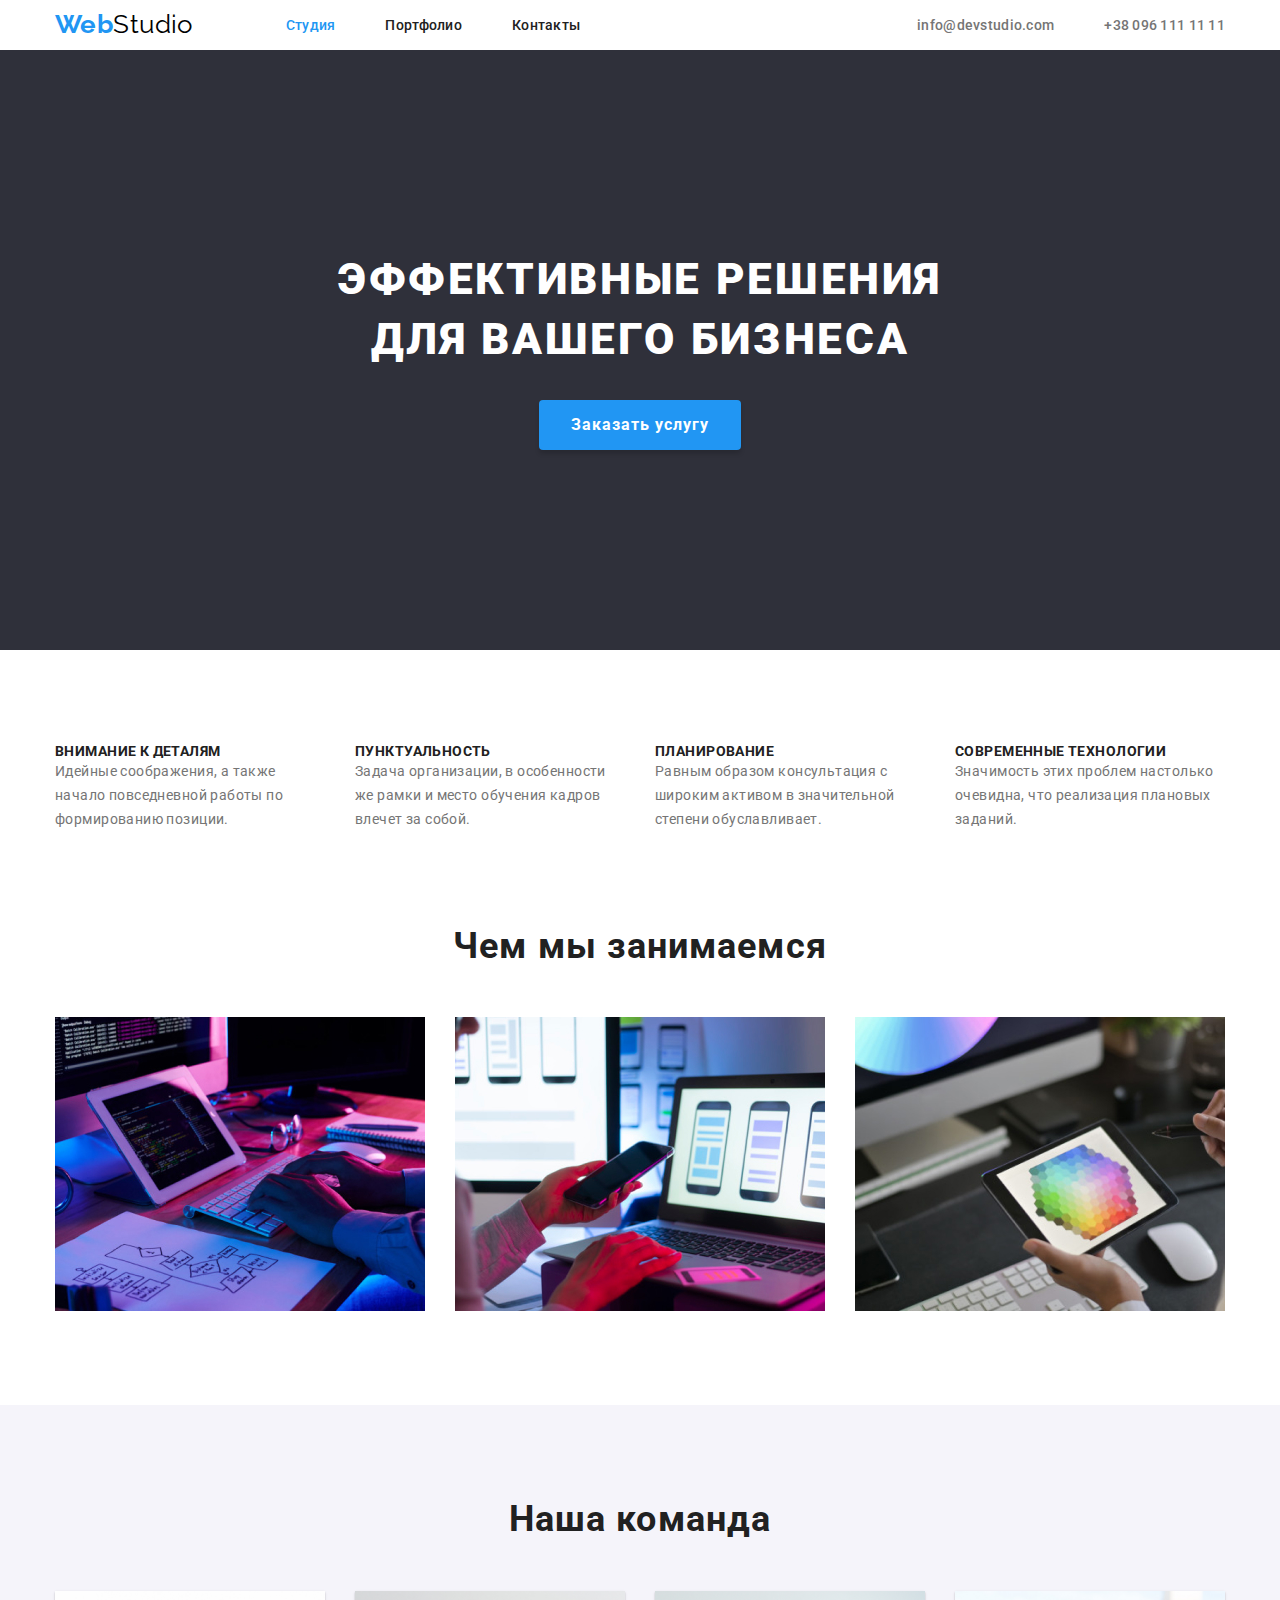
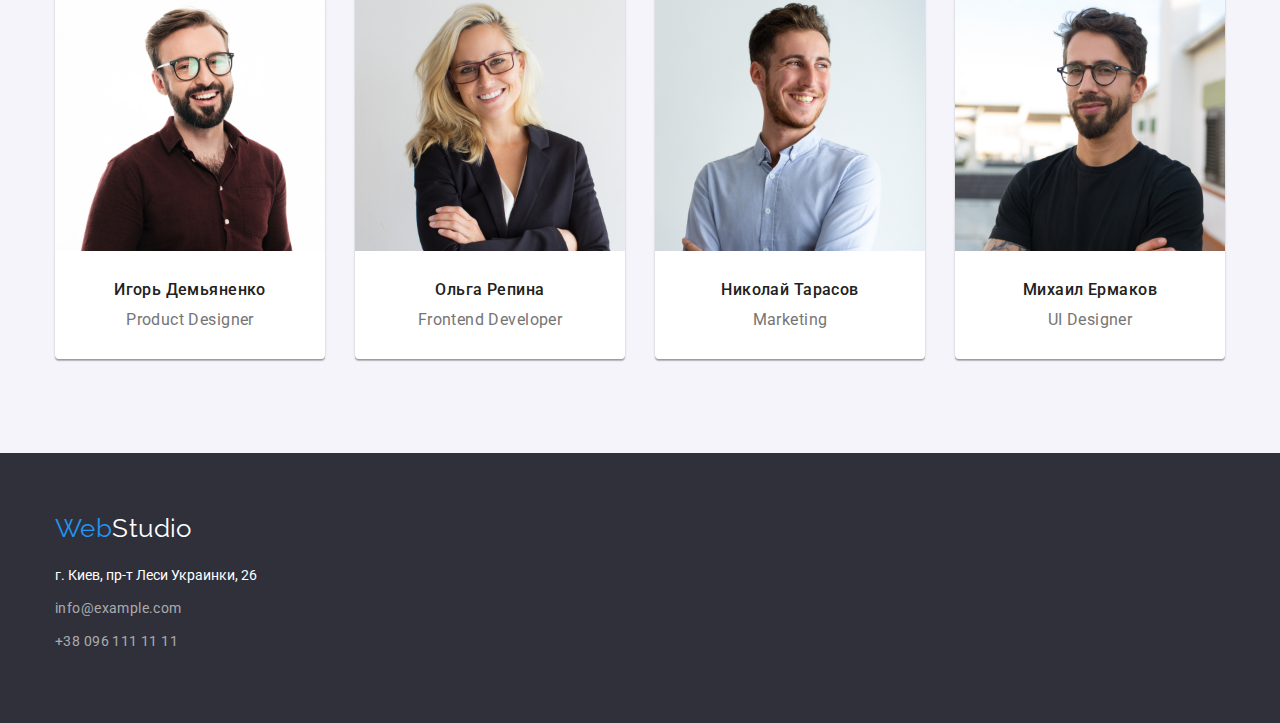
<file: index.html>
<!DOCTYPE html>
<html lang="ru">

<head>
  <meta charset="UTF-8" />
  <meta http-equiv="X-UA-Compatible" content="IE=edge" />
  <meta name="viewport" content="width=device-width, initial-scale=1.0" />
  <title>Studio</title>
  <!-- фонд початок -->
  <link rel="preconnect" href="https://fonts.googleapis.com" />
  <link rel="preconnect" href="https://fonts.gstatic.com" crossorigin />
  <link
    href="https://fonts.googleapis.com/css2?family=Oleo+Script&family=Raleway:wght@700&family=Roboto:wght@400;500;700;900&display=swap"
    rel="stylesheet" />
  <!-- фонди кінець -->

  <!-- Normalize stiles початок -->
  <link rel="stylesheet" href="https://cdn.jsdelivr.net/npm/modern-normalize@1.1.0/modern-normalize.min.css" />
  <!-- Normalize stiles кінець -->

  <!-- css -->
  <link rel="stylesheet" href="./css/styles.css" />
</head>

<body>
  <!--шапка-->
  <header class="header">
    <div class="container main-nav">
      <nav class="header-nav">
        <a class="header-logo link" href=" ./index.html "><span class="logo">Web</span>Studio</a>
        <ul class="header-list list">
          <li class="header-list-item">
            <a class="header-link link current" href=" ./index.html ">Студия</a>
          </li>
          <li class="header-list-item">
            <a class="header-link link" href=" ./portfolio.html ">Портфолио</a>
          </li>
          <li class="header-list-item">
            <a class="header-link link" href=" # ">Контакты</a>
          </li>
        </ul>
      </nav>
      <ul class="header-list-cont list">
        <li class="header-list-item">
          <a class="header-cont link" href=" info@devstudio.com ">info@devstudio.com</a>
        </li>
        <li class="header-list-item">
          <a class="header-cont link" href=" +380961111111 "> +38 096 111 11 11 </a>
        </li>
      </ul>
    </div>
  </header>

  <!--головний розділ-->
  <main>
    <section class="hero section">
      <div class="container">
        <h1 class="text hero-title">Эффективные решения для вашего бизнеса</h1>
        <button class="hero-button" type="button">Заказать услугу</button>
      </div>
    </section>

    <!--розділ наші переваги-->

    <section class="about section">
      <div class="container">
        <h2 class="visualli-hidden">мене тут нема</h2>
        <ul class="main-list list">
          <li class="main-list-item">
            <h3 class="texst main-title">Внимание к деталям</h3>
            <p class="upertitle">
              Идейные соображения, а также начало повседневной работы по формированию позиции.
            </p>
          </li>
          <li class="main-list-item">
            <h3 class="texst main-title">Пунктуальность</h3>
            <p class="upertitle">
              Задача организации, в особенности же рамки и место обучения кадров влечет за собой.
            </p>
          </li>
          <li class="main-list-item">
            <h3 class="texst main-title">Планирование</h3>
            <p class="upertitle">
              Равным образом консультация с широким активом в значительной степени обуславливает.
            </p>
          </li>
          <li class="main-list-item">
            <h3 class="texst main-title">Современные технологии</h3>
            <p class="upertitle">
              Значимость этих проблем настолько очевидна, что реализация плановых заданий.
            </p>
          </li>
        </ul>
      </div>
    </section>
    <!--розділ що ми робимо-->
    <section class="services section">
      <div class="container">
        <h2 class="texst action-title">Чем мы занимаемся</h2>
        <ul class="list flex-group">
          <li class="services-item">
            <img src="./image/what-are-we-doing/img-1.jpg" alt="занимаемся версткой сайтов" width="370" height="270" />
          </li>
          <li class="services-item">
            <img src="./image/what-are-we-doing/img-2.jpg" alt="разработка контента для андроид" width="370"
              height="270" />
          </li>
          <li class="services-item">
            <img src="./image/what-are-we-doing/img-3.jpg" alt="разработка контента для iOS" width="370" height="270" />
          </li>
        </ul>
      </div>
    </section>
    <!--розділ наша команда-->
    <section class="group section">
      <div class="container">
        <h2 class="texst group-title">Наша команда</h2>
        <ul class="list flex-group">
          <li class="photo-list">
            <img class="photo" src="./image/our-team/img-IgorDemyanenko.jpg" alt="фото члена команды 1" width="270"
              height="260" />
            <div class="pers-card">
              <h3 class="title-name">Игорь Демьяненко</h3>
              <p class="prof">Product Designer</p>
            </div>
          </li>
          <li class="photo-list">
            <img src="./image/our-team/img-OlgaRepina.jpg" alt="фото члена команды 2" width="270" height="260" />
            <div class="pers-card">
              <h3 class="title-name">Ольга Репина</h3>
              <p class="prof">Frontend Developer</p>
            </div>
          </li>
          <li class="photo-list">
            <img src="./image/our-team/img-NikolaiTarasov.jpg" alt="фото члена команды 3" width="270" height="260" />
            <div class="pers-card">
              <h3 class="title-name">Николай Тарасов</h3>
              <p class="prof">Marketing</p>
            </div>
          </li>
          <li class="photo-list">
            <img src="./image/our-team/img-MikhailErmakov.jpg" alt="фото члена команды 4" width="270" height="260" />
            <div class="pers-card">
              <h3 class="title-name">Михаил Ермаков</h3>
              <p class="prof">UI Designer</p>
            </div>
          </li>
        </ul>
      </div>
    </section>
  </main>
  <!--підвал-->
  <footer class="footer">
    <div class="container">
      <div class="footer-box">
        <a href="./index.html" class="footer-logo link"><span class="lower-logo">Web</span>Studio</a>
        <address class="section-add">
          <ul class="footer-list list">

            <li class="footer-item ">
              <a class="footer-addr link" href="https://bit.ly/3pXMvUd" target="_blank" rel="noopener noreferrer">г.
                Киев, пр-т Леси Украинки, 26</a>
            </li>

            <li class="footer-item ">
              <a class="addr link" href="mailto:info@devstudio.com">info@example.com</a>
            </li>

            <li class="footer-item">
              <a class="addr link" href="tel:+380961111111">+38 096 111 11 11</a>
            </li>

          </ul>
        </address>
      </div>
    </div>
  </footer>
</body>

</html>
</file>
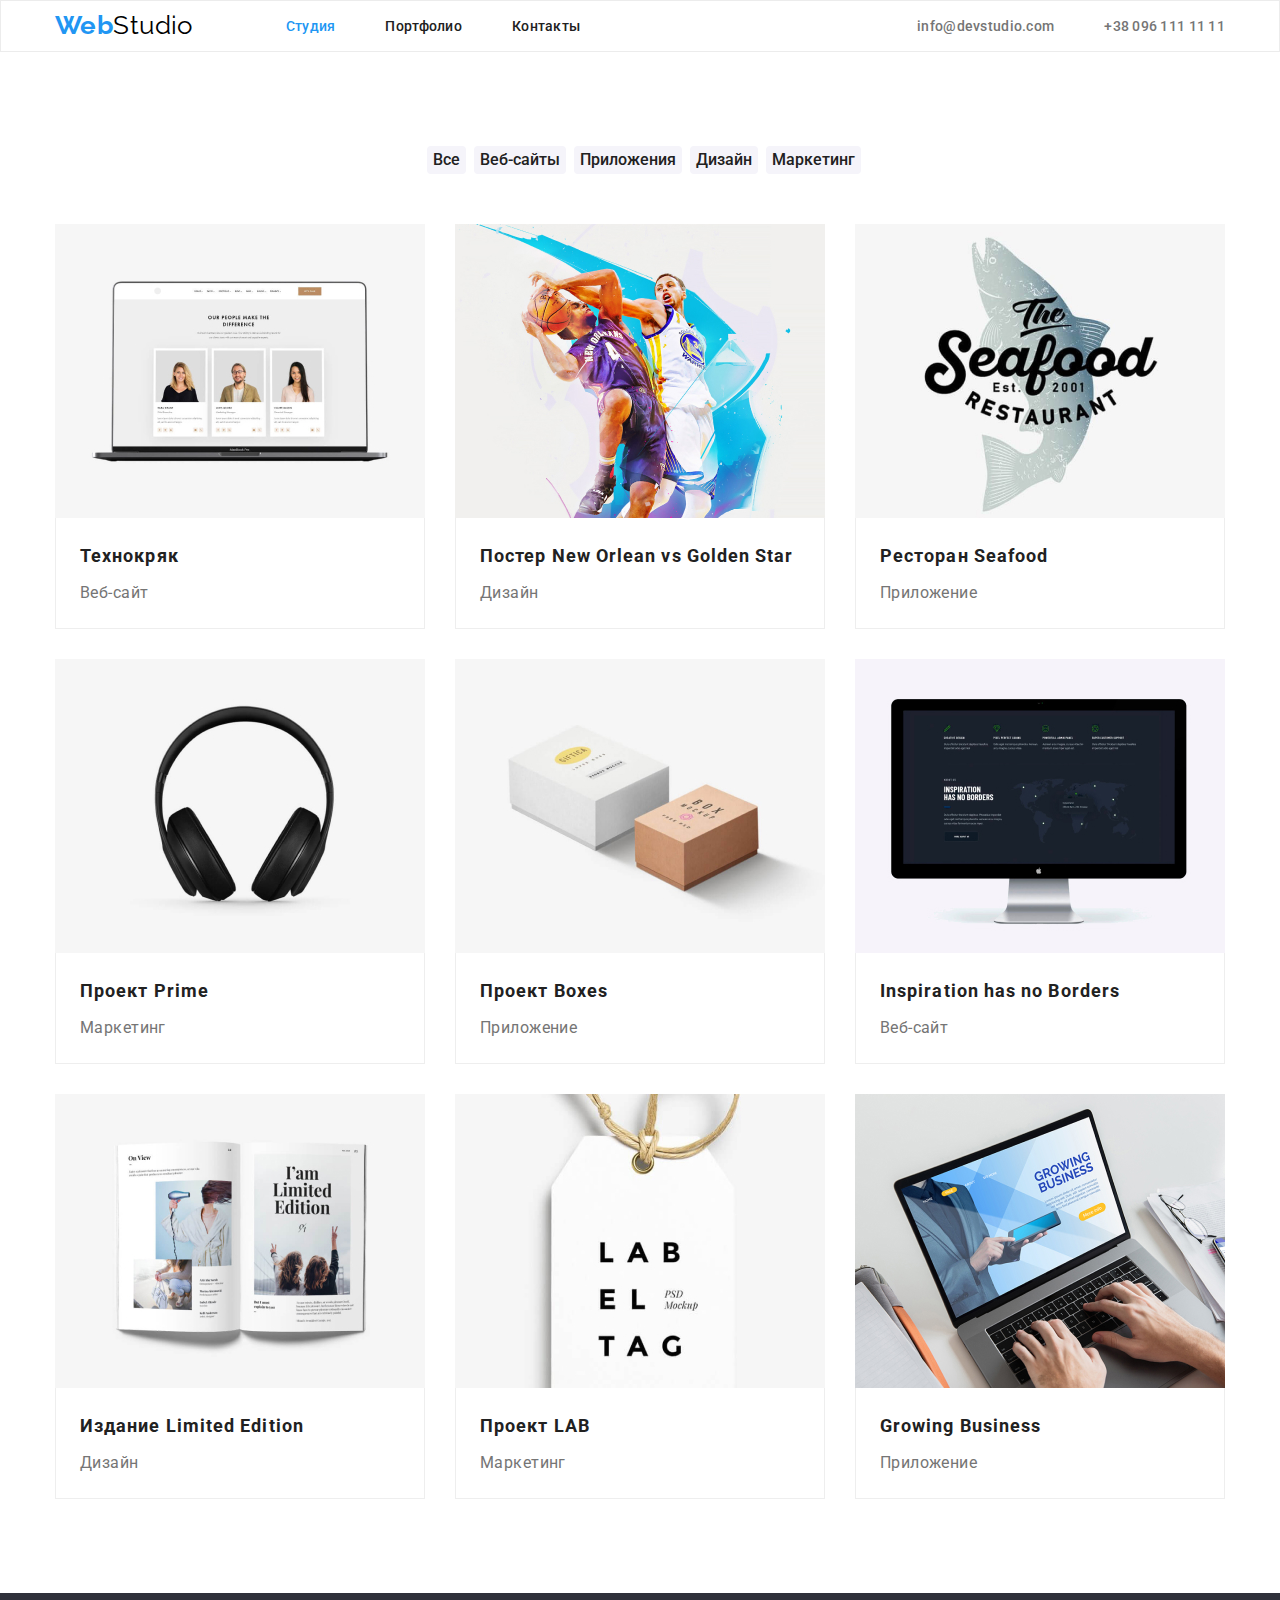
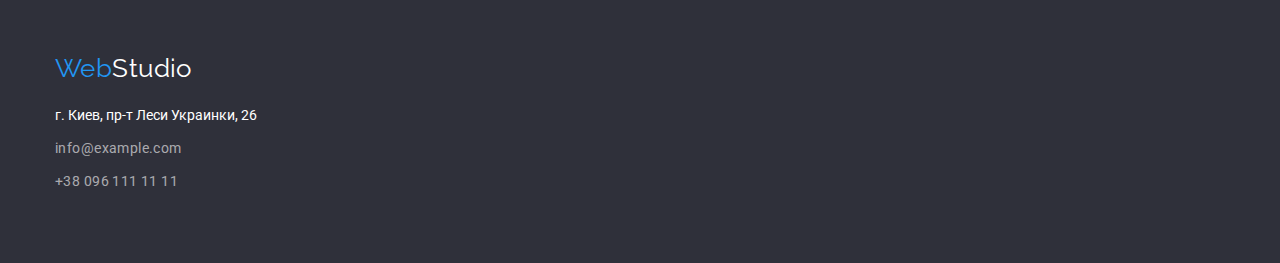
<file: portfolio.html>
<!DOCTYPE html>
<html lang="ru">

<head>
  <meta charset="UTF-8" />
  <meta http-equiv="X-UA-Compatible" content="IE=edge" />
  <meta name="viewport" content="width=device-width, initial-scale=1.0" />
  <title>Portfolio</title>
  <!-- фонд початок -->
  <link rel="preconnect" href="https://fonts.googleapis.com">
  <link rel="preconnect" href="https://fonts.gstatic.com" crossorigin>
  <link
    href="https://fonts.googleapis.com/css2?family=Oleo+Script&family=Raleway:wght@700&family=Roboto:wght@400;500;700;900&display=swap"
    rel="stylesheet">
  <!-- фонди кінець -->

  <!-- Normalize stiles початок -->
  <link rel="stylesheet" href="https://cdn.jsdelivr.net/npm/modern-normalize@1.1.0/modern-normalize.min.css">
  <!-- Normalize stiles кінець -->

  <!-- css -->
  <link rel="stylesheet" href="./css/styles.css">

</head>

<body class="body">
  <!--шапка-->
  <header class="header portfolio-header">
    <div class="container main-nav">
      <nav class="header-nav">
        <a class="header-logo link" href=" ./index.html "><span class="logo">Web</span>Studio</a>
        <ul class="header-list list">
          <li class="header-list-item">
            <a class="header-link link current" href=" ./index.html ">Студия</a>
          </li>
          <li class="header-list-item">
            <a class="header-link link" href=" ./portfolio.html ">Портфолио</a>
          </li>
          <li class=" header-list-item ">
            <a class=" header-link link " href=" # ">Контакты</a>
          </li>
        </ul>
      </nav>
      <ul class=" header-list-cont list ">
        <li class="header-list-item">
          <a class="header-cont link " href=" info@devstudio.com ">info@devstudio.com</a>
        </li>
        <li class=" header-list-item ">
          <a class=" header-cont link " href=" +380961111111 "> +38 096 111 11 11 </a>
        </li>
      </ul>
    </div>
  </header>

  <main>
    <!--portfolio-->
    <section class="section">
      <div class="container">
        <h1 class="visualli-hidden">мене тут нема</h1>
        <ul class="filter-list list">
          <li><button class="btn-filter" type="button">Все</button></li>
          <li><button class="btn-filter" type="button">Веб-сайты</button></li>
          <li><button class="btn-filter" type="button">Приложения</button></li>
          <li><button class="btn-filter" type="button">Дизайн</button></li>
          <li><button class="btn-filter" type="button">Маркетинг</button></li>
        </ul>
        <!--projects-->

        <ul class="list cards ">

          <li class="project-list">
            <img src="./image/portfolio/img-1-technoquack.jpg" alt="компютер из изображением веб-сайта" width="370"
              height="294">
            <div class="cards-title">
              <h2 class="portfolio-projects">Технокряк</h2>
              <p class="projects-name">Веб-сайт</p>
            </div>
          </li>
          <li class="project-list">
            <img src="./image/portfolio/img-2-new-orleans-vs-golden-star-poster.jpg" alt="баскетболисты с мячом"
              width="370" height="294">
            <div class="cards-title">
              <h2 class="portfolio-projects">Постер New Orlean vs Golden Star</h2>
              <p class="projects-name">Дизайн</p>
            </div>
          </li>
          <li class="project-list">
            <img src="./image/portfolio/img-3-seafood-restaurant.jpg" alt="логотип ресторана сеафуд" width="370"
              height="294">
            <div class="cards-title">
              <h2 class="portfolio-projects">Ресторан Seafood</h2>
              <p class="projects-name">Приложение</p>
            </div>
          </li>

          <li class="project-list">
            <img src="./image/portfolio/img-4-prime-project.jpg" alt="ображенные наушники" width="370" height="294">
            <div class="cards-title">
              <h2 class="portfolio-projects">Проект Prime</h2>
              <p class="projects-name">Маркетинг</p>
            </div>
          </li>
          <li class="project-list">
            <img src="./image/portfolio/img-5-boxes-project.jpg" alt="коробки с надписями " width="370" height="294">
            <div class="cards-title">
              <h2 class="portfolio-projects">Проект Boxes</h2>
              <p class="projects-name">Приложение</p>
            </div>
          </li>
          <li class="project-list">
            <img src="./image/portfolio/img-6-Inspiration-has-no-borders.jpg" alt="монитор с изображением веб сайта"
              width="370" height="294">
            <div class="cards-title">
              <h2 class="portfolio-projects" lang="en">Inspiration has no Borders</h2>
              <p class="projects-name">Веб-сайт</p>
            </div>
          </li>
          <li class="project-list">
            <img src="./image/portfolio/img-7-limited-edition.jpg" alt="журнал с картинками " width="370" height="294">
            <div class="cards-title">
              <h2 class="portfolio-projects">Издание Limited Edition</h2>
              <p class="projects-name">Дизайн</p>
            </div>
          </li>
          <li class="project-list">
            <img src="./image/portfolio/img-8-lab-project.jpg" alt=",бирка с натписю лаб ел таг" width="370"
              height="294">
            <div class="cards-title">
              <h2 class="portfolio-projects">Проект LAB</h2>
              <p class="projects-name">Маркетинг</p>
            </div>
          </li>
          <li class="project-list">
            <img src="./image/portfolio/img-9-growing-business.jpg"
              alt="ноутбук с изображением веб-сайта растущий бизнес " width="370" height="294">
            <div class="cards-title">
              <h2 class="portfolio-projects" lang="en">Growing Business</h2>
              <p class="projects-name">Приложение</p>
            </div>
          </li>
        </ul>
      </div>
    </section>
  </main>
  <!--підвал-->
  <footer class="footer">
    <div class="container">
      <div class="footer-box">
        <a href="./index.html" class="footer-logo link"><span class="lower-logo">Web</span>Studio</a>
        <address class="section-add">
          <ul class="footer-list list">

            <li class="footer-item ">
              <a class="footer-addr link" href="https://bit.ly/3pXMvUd" target="_blank" rel="noopener noreferrer">г.
                Киев, пр-т Леси Украинки, 26</a>
            </li>

            <li class="footer-item ">
              <a class="addr link" href="mailto:info@devstudio.com">info@example.com</a>
            </li>

            <li class="footer-item">
              <a class="addr link" href="tel:+380961111111">+38 096 111 11 11</a>
            </li>

          </ul>
        </address>
      </div>
    </div>
  </footer>
</body>

</html>
</file>
<file: css/styles.css>
:root {
  --third-font: 'Oleo Script';
  --secondary-font: 'Raleway';
  --main-font: 'Roboto';

  /* кольори тексту */
  --black-txt-cl: #000000;
  --accent-txt-cl: #2196f3;
  --dark-txt-cl: #212121;
  --light-txt-cl: #ffffff;
  --gray-txt-cl: #757575;

  /* кольори фону */
  --gray-bgr-cl: #f5f4fa;
  --dark-bgr-cl: #2f303a;
  --light-bgr-cl: #ffffff;
  --blue-but-cl: #188ce8;

  /* змінні в сітці в портфоліо */
  --csrd-set-gap: 30px;
  --csrd-set-marg: 15px;
}
/* загальні властивості  */
body {
  letter-spacing: 0.03em;
  font-size: 14px;
  color: var(--dark-txt-cl);
  background-color: var(--light-bgr-cl);
  font-family: 'Roboto', sans-serif;
}

html {
  box-sizing: border-box;
}

/* reeset */
h1,
h2,
h3,
h4,
p {
  margin: 0;
}

/* загальні властивоті зображень */
img {
  display: block;
  max-width: 100%;
  height: auto;
}

address {
  font-style: normal;
}
/* падінги секцій */
.section {
  padding-top: 94px;
  padding-bottom: 94px;
}

/* бокси для центруваня контенту */
.container {
  width: 1200px;
  padding: 0 15px;
  margin: 0 auto;
}

/* часткове скиданя властивостей списків */
.list {
  list-style: none;
  padding-left: 0;
  margin: 0;
}
/* часткове скиданя властивостей списків */
.link {
  text-decoration: none;
}
.main-nav {
  display: flex;
}

/* підсвітка кнопки активної сторінки */
.header-list .link.current {
  color: var(--accent-txt-cl);
}
/* хедер початок */
/* логотип в хедері */
.header-logo {
  padding-top: 24px;
  padding-bottom: 25px;
  font-family: var(--secondary-font);
  font-weight: 400;
  color: var(--black-txt-cl);
  font-size: 26px;
  line-height: 1.2px;
}

.logo {
  font-family: var(--secondary-font);
  font-weight: 700;
  color: var(--accent-txt-cl);
}
/* блок нав в шапці  */
.header-list-item:not(:last-child) {
  margin-right: 50px;
}

.header-list {
  display: flex;
  margin-left: 93px;
}

.header-nav {
  display: flex;
  align-items: center;
}

/* (а) посилання в блоці нав */
.header-link {
  padding-top: 32px;
  padding-bottom: 32px;

  font-style: normal;
  font-weight: 500;
  font-size: 14px;
  line-height: 1.33;
  letter-spacing: 0.02em;
  color: var(--dark-txt-cl);
}

.header-link:hover,
.header-link:focus {
  color: var(--accent-txt-cl);
}

/* блок контакти в шапці */
.header-list-cont {
  display: flex;
  align-items: center;
  margin-left: auto;
}

.header-cont {
  padding-top: 32px;
  padding-bottom: 32px;

  font-weight: 500;
  line-height: 16px;
  letter-spacing: 0.02em;
  color: var(--gray-txt-cl);
}

.header-cont:hover,
.header-cont:focus {
  color: var(--accent-txt-cl);
}

/* сеrція герой */
.hero {
  background-color: var(--dark-bgr-cl);
  padding-top: 200px;
  padding-bottom: 200px;
}

/* заголовок в герой */
.hero-title {
  font-weight: 900;
  font-size: 44px;
  line-height: 1.36;
  text-align: center;
  letter-spacing: 0.06em;
  text-transform: uppercase;
  color: var(--light-txt-cl);

  width: 696px;
  margin: 0 auto;
  margin-bottom: 30px;
}

/* кнопка в секції герой */
.hero-button {
  font-family: inherit;
  color: var(--light-txt-cl);
  font-style: normal;
  font-weight: 700;
  font-size: 16px;
  line-height: 1.88;
  border: none;
  display: flex;
  letter-spacing: 0.06em;
  background-color: var(--accent-txt-cl);
  box-shadow: 0px 4px 4px rgba(0, 0, 0, 0.15);
  border-radius: 4px;

  padding: 10px 32px;
  cursor: pointer;
  margin: 0 auto;
}

.hero-button:hover,
.hero-button:focus {
  background-color: var(--blue-but-cl);
}

/* features  */

/* прихований заголовок */
.visualli-hidden {
  position: absolute;
  width: 1px;
  height: 1px;
  margin: -1px;
  border: 0;
  padding: 0;

  white-space: nowrap;
  clip-path: inset(100%);
  clip: rect(0 0 0 0);
  overflow: hidden;
}

/* ul в боксі особливості */
.main-list {
  display: flex;
}

.main-list-item {
  width: 270px;
}
.main-list-item:not(:last-child) {
  margin-right: 30px;
}

/* заголовоки в особливості */
.action-title {
  font-size: 36px;
  line-height: 1.16;
  text-align: center;
  letter-spacing: 0.03em;
  color: var(--dark-txt-cl);

  margin-bottom: 50px;
}

/*h3 увага до деталей */
.main-title {
  font-weight: 700;
  font-size: 14px;
  line-height: 1.14;
  text-transform: uppercase;

  -bottom: 10px;
}

.upertitle {
  font-size: 14px;
  line-height: 1.71;
  color: var(--gray-txt-cl);
}

/* розділ що ми робимо */

.services {
  padding-top: 0;
}
.services-item:not(:last-child) {
  margin-right: 30px;
}

/* секція наша команда  */
.group {
  background-color: var(--gray-bgr-cl);
}

.flex-group {
  display: flex;
}

.group-title {
  font-size: 36px;
  line-height: 1.16;
  text-align: center;
  letter-spacing: 0.03em;
  color: var(--dark-txt-cl);

  margin-bottom: 50px;
}

.title-name {
  font-weight: 500;
  font-size: 16px;
  line-height: 1.18;
  text-align: center;
  margin-bottom: 10px;
  color: var(--dark-txt-cl);
}

.prof {
  font-size: 16px;
  line-height: 19px;
  text-align: center;
  color: var(--gray-txt-cl);
}
.photo-list:not(:first-child) {
  margin-left: 30px;
}

.pers-card {
  padding-top: 30px;
  padding-bottom: 30px;
}

.photo-list {
  background-color: var(--light-txt-cl);
  box-shadow: 0px 1px 3px rgba(0, 0, 0, 0.12), 0px 1px 1px rgba(0, 0, 0, 0.14),
    0px 2px 1px rgba(0, 0, 0, 0.2);
  border-radius: 0px 0px 4px 4px;
}
/* портфоліо початок */
.portfolio-header {
  border: 1px solid #ececec;
  /* border-bottom: 1px ; */
}

/* кнопки в портфоліо */
.filter-list {
  display: flex;
  justify-content: center;
  margin-bottom: 50px;
}

.btn-filter {
  font-family: inherit;
  font-weight: 500;
  font-size: 16px;
  line-height: 1.62;
  color: #212121;
  cursor: pointer;
  border: none;
  margin-left: 8px;
  background-color: var(--gray-bgr-cl);
  border-radius: 4px;
}
.btn-filter:not(:first-child) {
  margin-left: 8px;
}
.btn-filter:hover,
.btn-filter:focus {
  background-color: var(--accent-txt-cl);
  color: var(--light-txt-cl);
  box-shadow: 0px 3px 1px rgba(0, 0, 0, 0.1), 0px 1px 2px rgba(0, 0, 0, 0.08),
    0px 2px 2px rgba(0, 0, 0, 0.12);
}
.cards {
  display: flex;
  flex-wrap: wrap;
  margin: calc(-1 * var(--csrd-set-marg));
}
.project-list {
  flex-basis: calc((100% - var(--csrd-set-gap) * 3) / 3);
  margin: var(--csrd-set-marg);
}

.cards-title {
  text-align: left;
  padding: 20px 24px;
  background-color: var(--light-bgr-cl);
  border: 1px solid #eeeeee;
  border-top: none;
}

/* список проектів в портфоліо */
.portfolio-projects {
  font-weight: 700;
  font-size: 18px;
  line-height: 2;
  letter-spacing: 0.06em;
  margin-bottom: 4px;
  color: var(--dark-txt-cl);
}

.projects-name {
  font-weight: 400;
  font-size: 16px;
  line-height: 1.88;
  color: var(--gray-txt-cl);
}

/* портфоліо кінець */

/* footer початок */
.footer {
  background-color: var(--dark-bgr-cl);
  padding-top: 60px;
  padding-bottom: 60px;
}

/* логотип у футері */
.lower-logo {
  font-family: var(--secondary-font);
  color: #2196f3;
}

.footer-logo {
  font-size: 26px;
  line-height: 1.19;
  font-family: var(--secondary-font);
  color: #ffffff;
}
.footer-item {
  margin-bottom: 9px;
}

.footer-item:not(:first-child) {
  margin-bottom: 9px;
}
/* блок контактів у футері */
.section-add {
  font-style: normal;
  margin-top: 20px;
}

.footer-addr {
  line-height: 1.71;
  color: var(--light-txt-cl);
  letter-spacing: normal;
}

.addr {
  font-size: 14px;
  line-height: 1.71;
  color: rgba(255, 255, 255, 0.6);
  text-decoration: none;
}

.addr:hover,
.addr:focus,
.footer-addr:hover,
.footer-addr:focus {
  color: var(--accent-txt-cl);
}
/* footer end */
</file>
